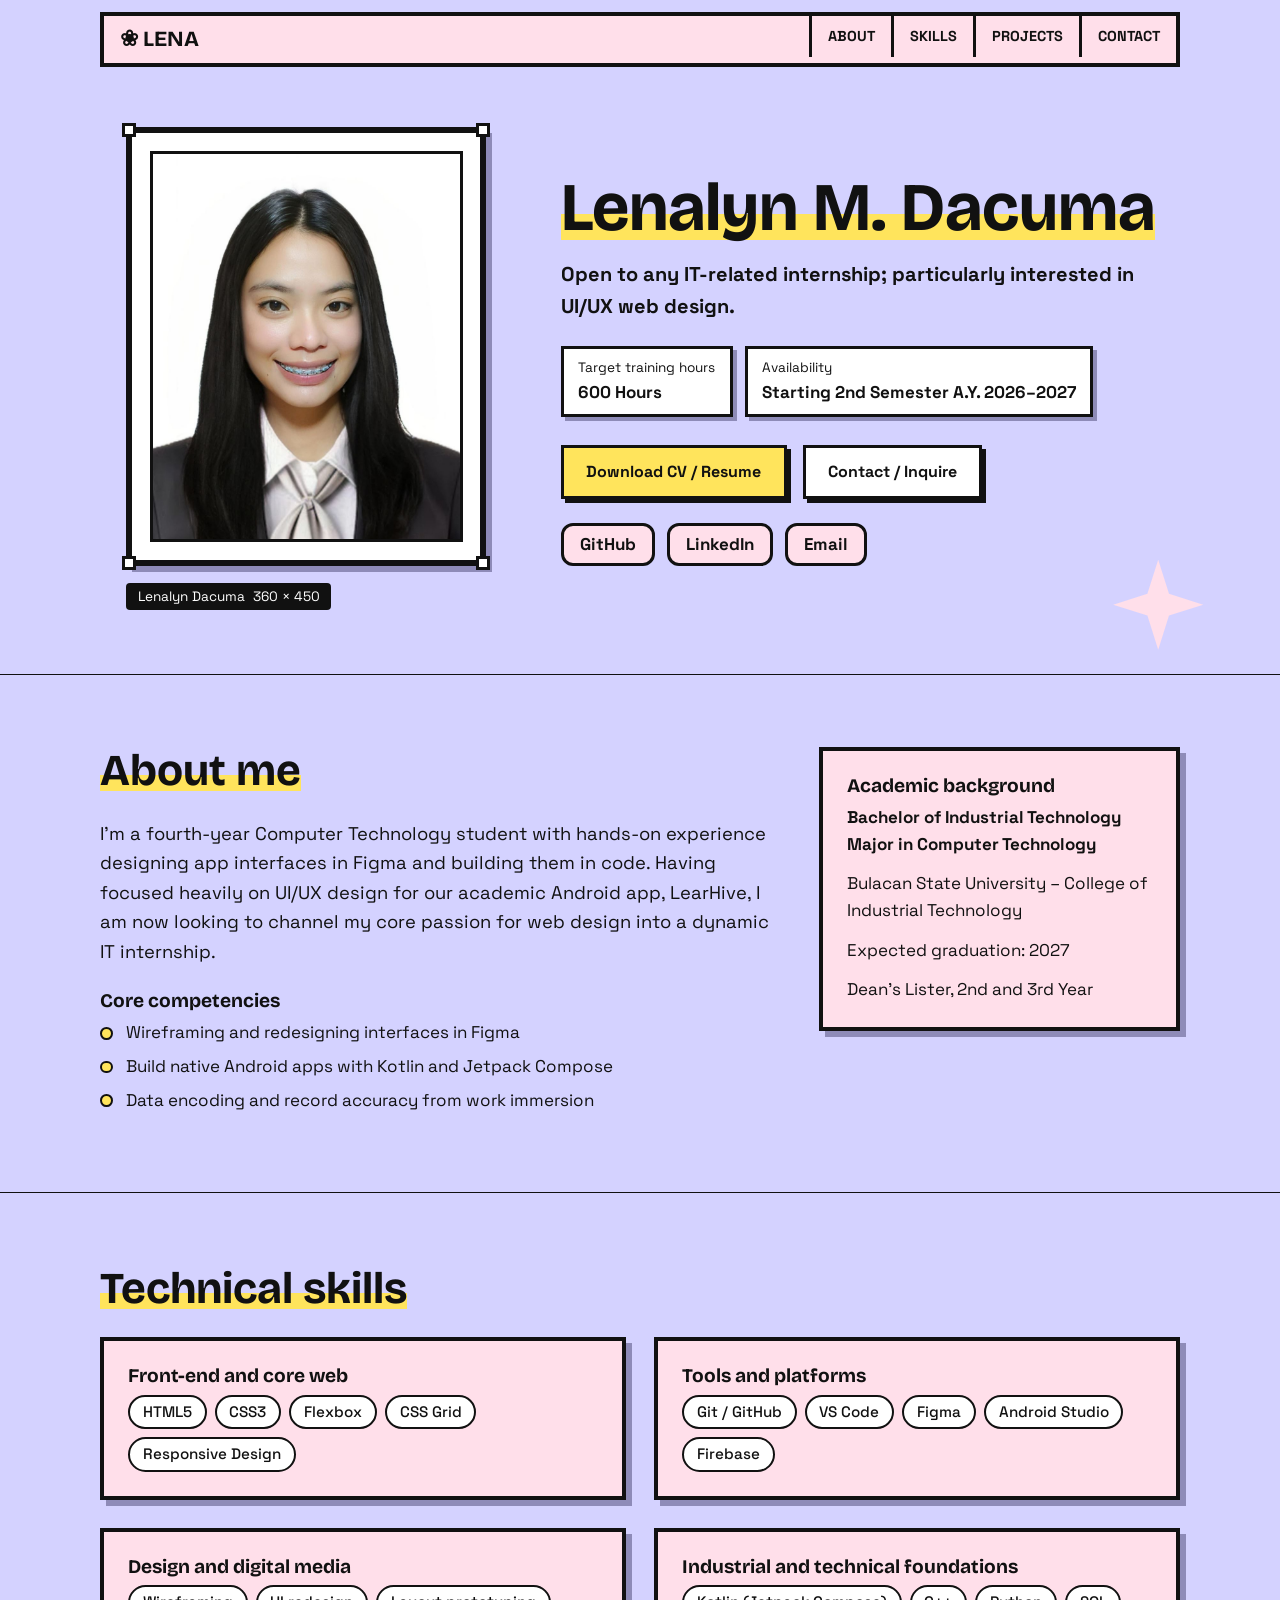
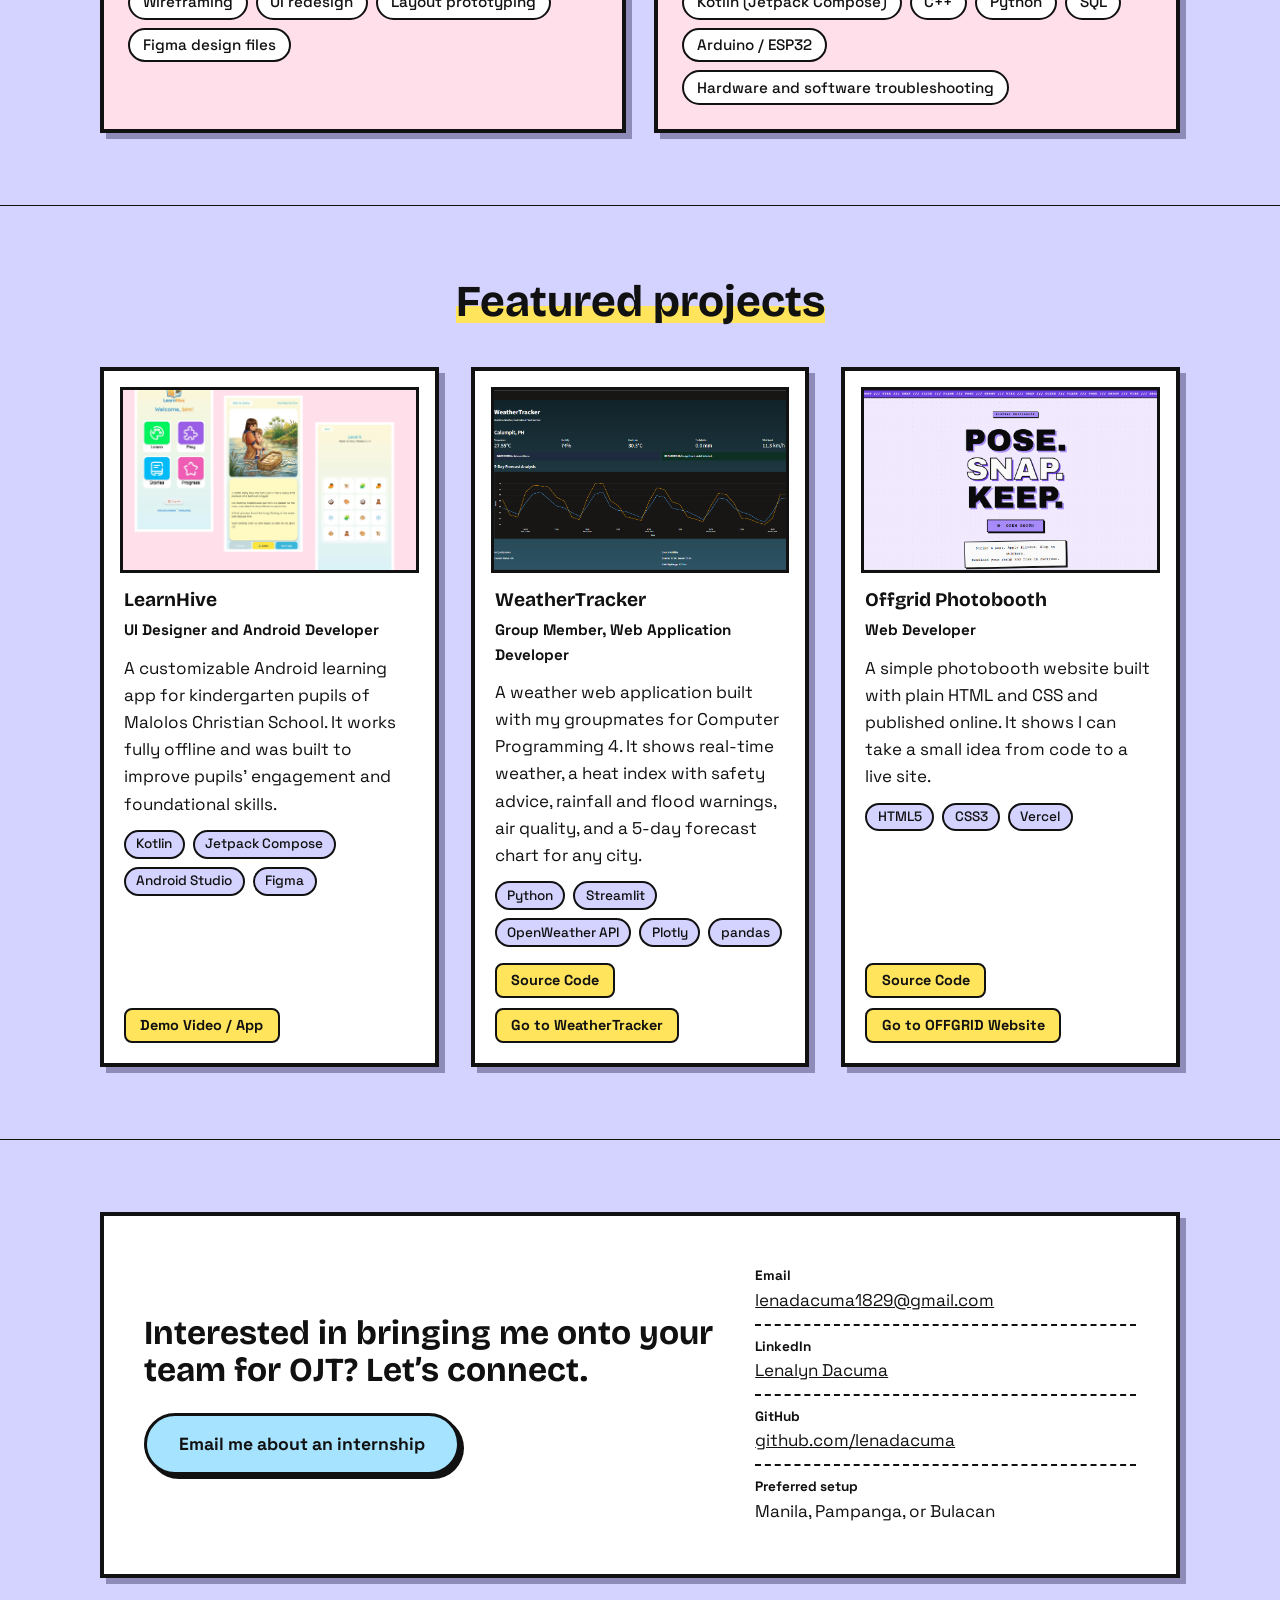
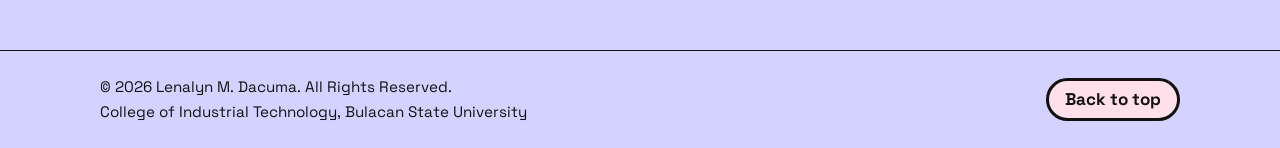
<file: index.html>
<!DOCTYPE html>
<html lang="en">
<head>
  <meta charset="UTF-8">
  <meta name="viewport" content="width=device-width, initial-scale=1">
  <title>Lenalyn M. Dacuma | Portfolio</title>
  <meta name="description" content="Portfolio of Lenalyn M. Dacuma, BIT Computer Technology student at Bulacan State University, open to UI/UX and IT internships.">
  <link rel="icon" href="data:,">
  <link rel="preconnect" href="https://fonts.googleapis.com">
  <link rel="preconnect" href="https://fonts.gstatic.com" crossorigin>
  <link href="https://fonts.googleapis.com/css2?family=Bricolage+Grotesque:wght@600;700&family=Space+Grotesk:wght@400;500;700&display=swap" rel="stylesheet">
  <link rel="stylesheet" href="assets/css/style.css">
</head>
<body id="top">
  <a class="skip-link" href="#about">Skip to content</a>

  <header class="site-header">
    <div class="container header-inner">
      <a class="brand" href="#top">❀ LENA</a>
      <nav aria-label="Main navigation">
        <ul class="nav-list">
          <li><a href="#about">About</a></li>
          <li><a href="#skills">Skills</a></li>
          <li><a href="#projects">Projects</a></li>
          <li><a href="#contact">Contact</a></li>
        </ul>
      </nav>
    </div>
  </header>

  <main>
    <!-- A. HERO -->
    <section class="hero">
      <div class="container hero-grid">
        <div class="hero-text">
          <h1>Lenalyn M. Dacuma</h1>
          <p class="role">Open to any IT-related internship; particularly interested in UI/UX web design.</p>

          <dl class="metrics">
            <div>
              <dt>Target training hours</dt>
              <dd>600 Hours</dd>
            </div>
            <div>
              <dt>Availability</dt>
              <dd>Starting 2nd Semester A.Y. 2026–2027</dd>
            </div>
          </dl>

          <div class="cta-row">
            <!-- EDIT: put your CV PDF at assets/Lenalyn_Dacuma_CV.pdf -->
            <a class="btn btn-primary" href="assets/Lenalyn_Dacuma_CV.pdf" download>Download CV / Resume</a>
            <a class="btn btn-ghost" href="#contact">Contact / Inquire</a>
          </div>

          <ul class="channels">
            <li><a href="https://github.com/lenadacuma" target="_blank" rel="noopener">GitHub</a></li>
            <li><a href="https://www.linkedin.com/in/lenalyn-dacuma-a6450b441/" target="_blank" rel="noopener">LinkedIn</a></li>
            <li><a href="mailto:lenadacuma1829@gmail.com">Email</a></li>
          </ul>
        </div>

        <figure class="frame-wrap">
          <div class="frame">
            <!-- EDIT: put your photo at assets/img/profile.jpg (portrait, smart-casual or corporate attire) -->
            <img src="assets/img/profile.jpg" alt="Portrait of Lenalyn M. Dacuma" width="360" height="450">
            <i class="h tl"></i><i class="h tr"></i><i class="h bl"></i><i class="h br"></i>
          </div>
          <figcaption>Lenalyn Dacuma &nbsp;360 × 450</figcaption>
        </figure>
      </div>
    </section>

    <!-- B. ABOUT -->
    <section id="about" class="section">
      <div class="container about-grid">
        <div>
          <h2>About me</h2>
          <p class="lead">I’m a fourth-year Computer Technology student with hands-on experience designing app interfaces in Figma and building them in code. Having focused heavily on UI/UX design for our academic Android app, LearHive, I am now looking to channel my core passion for web design into a dynamic IT internship.</p>
          <h3>Core competencies</h3>
          <ul class="checklist">
            <li>Wireframing and redesigning interfaces in Figma</li>
            <li>Build native Android apps with Kotlin and Jetpack Compose</li>
            <li>Data encoding and record accuracy from work immersion</li>
          </ul>
        </div>

        <aside class="panel" aria-label="Academic background">
          <h3>Academic background</h3>
          <p class="panel-title">Bachelor of Industrial Technology<br>Major in Computer Technology</p>
          <p>Bulacan State University – College of Industrial Technology</p>
          <p>Expected graduation: 2027</p>
          <p>Dean’s Lister, 2nd and 3rd Year</p>
        </aside>
      </div>
    </section>

    <!-- C. SKILLS -->
    <section id="skills" class="section section-alt">
      <div class="container">
        <h2>Technical skills</h2>
        <div class="skills-grid">
          <div class="skill-group">
            <h3>Front-end and core web</h3>
            <ul class="tags">
              <li>HTML5</li><li>CSS3</li><li>Flexbox</li><li>CSS Grid</li><li>Responsive Design</li>
            </ul>
          </div>
          <div class="skill-group">
            <h3>Tools and platforms</h3>
            <ul class="tags">
              <li>Git / GitHub</li><li>VS Code</li><li>Figma</li><li>Android Studio</li><li>Firebase</li>
            </ul>
          </div>
          <div class="skill-group">
            <h3>Design and digital media</h3>
            <ul class="tags">
              <li>Wireframing</li><li>UI redesign</li><li>Layout prototyping</li><li>Figma design files</li>
            </ul>
          </div>
          <div class="skill-group">
            <h3>Industrial and technical foundations</h3>
            <ul class="tags">
              <li>Kotlin (Jetpack Compose)</li><li>C++</li><li>Python</li><li>SQL</li><li>Arduino / ESP32</li><li>Hardware and software troubleshooting</li>
            </ul>
          </div>
        </div>
      </div>
    </section>

    <!-- D. PROJECTS -->
    <section id="projects" class="section">
      <div class="container">
        <h2>Featured projects</h2>
        <div class="projects-grid">

          <article class="project">
            <!-- EDIT: screenshot at assets/img/projects/project1.jpg -->
            <img src="assets/img/projects/project1.png" alt="Screenshot of the LearnHive Android app" width="640" height="400" loading="lazy">
            <div class="project-body">
              <h3>LearnHive</h3>
              <p class="project-role">UI Designer and Android Developer</p> <!-- EDIT: your exact role -->
              <p>A customizable Android learning app for kindergarten pupils of Malolos Christian School. It works fully offline and was built to improve pupils’ engagement and foundational skills.</p>
              <ul class="tags tags-small">
                <li>Kotlin</li><li>Jetpack Compose</li><li>Android Studio</li><li>Figma</li>
              </ul>
              <div class="project-links">
                <!-- EDIT: replace both # links with your real GitHub repo and Figma/demo links -->
                <a href="https://drive.google.com/drive/folders/19wHzmo2LV6h9oRf9MYph3tMaqoU5iXZu?usp=drive_link" target="_blank" rel="noopener">Demo Video / App</a>
              </div>
            </div>
          </article>

          <article class="project">
            <!-- EDIT: put your weather app screenshot at assets/img/projects/project2.png -->
            <img src="assets/img/projects/project2.png" alt="Screenshot of the WeatherTracker web application" width="640" height="400" loading="lazy">
            <div class="project-body">
              <h3>WeatherTracker</h3>
              <p class="project-role">Group Member, Web Application Developer</p> <!-- EDIT: your exact role -->
              <p>A weather web application built with my groupmates for Computer Programming 4. It shows real-time weather, a heat index with safety advice, rainfall and flood warnings, air quality, and a 5-day forecast chart for any city.</p>
              <ul class="tags tags-small">
                <li>Python</li><li>Streamlit</li><li>OpenWeather API</li><li>Plotly</li><li>pandas</li>
              </ul>
              <div class="project-links">
                <a href="https://github.com/anderei1213/bsu-weather-tracker-app" target="_blank" rel="noopener">Source Code</a>
                <a href="https://bsu-weather-tracker-app.streamlit.app/" target="_blank" rel="noopener">Go to WeatherTracker</a>
              </div>
            </div>
          </article>

          <article class="project">
            <!-- EDIT: screenshot at assets/img/projects/project3.jpg -->
            <img src="assets/img/projects/project3.png" alt="Screenshot of the Offgrid photobooth website" width="640" height="400" loading="lazy">
            <div class="project-body">
              <h3>Offgrid Photobooth</h3>
              <p class="project-role">Web Developer</p> <!-- EDIT -->
              <p>A simple photobooth website built with plain HTML and CSS and published online. It shows I can take a small idea from code to a live site.</p>
              <ul class="tags tags-small">
                <li>HTML5</li><li>CSS3</li><li>Vercel</li>
              </ul>
              <div class="project-links">
                <!-- EDIT: add the Offgrid repo link -->
                <a href="https://github.com/lenadacuma/offgrid" target="_blank" rel="noopener">Source Code</a>
                <a href="https://offgrid-b.vercel.app" target="_blank" rel="noopener">Go to OFFGRID Website</a>
              </div>
            </div>
          </article>

        </div>
      </div>
    </section>

    <!-- E. CONTACT -->
    <section id="contact" class="contact">
      <div class="container contact-grid">
        <div>
          <h2>Interested in bringing me onto your team for OJT? Let’s connect.</h2>
          <a class="btn btn-accent" href="mailto:lenadacuma1829@gmail.com?subject=OJT%20Inquiry%20for%20Lenalyn%20Dacuma">Email me about an internship</a>
        </div>
        <ul class="contact-list">
          <li><span>Email</span><a href="mailto:lenadacuma1829@gmail.com">lenadacuma1829@gmail.com</a></li>
          <li><span>LinkedIn</span><a href="https://www.linkedin.com/in/lenalyn-dacuma-a6450b441/" target="_blank" rel="noopener">Lenalyn Dacuma</a></li>
          <li><span>GitHub</span><a href="https://github.com/lenadacuma" target="_blank" rel="noopener">github.com/lenadacuma</a></li>
          <li><span>Preferred setup</span>Manila, Pampanga, or Bulacan</li>
        </ul>
      </div>
    </section>
  </main>

  <!-- F. FOOTER -->
  <footer class="site-footer">
    <div class="container footer-inner">
      <div>
        <p>© 2026 Lenalyn M. Dacuma. All Rights Reserved.</p>
        <p>College of Industrial Technology, Bulacan State University</p>
      </div>
      <a href="#top">Back to top</a>
    </div>
  </footer>
</body>
</html>
</file>
<file: assets/css/style.css>
/* ==========================================================
   Lenalyn M. Dacuma | OJT Portfolio
   Look: lavender page, pink panels, thick black outlines,
   hard offset shadows, yellow highlighter on headings.
   ========================================================== */

:root {
  --lavender: #d4d2ff;
  --pink: #ffdfea;
  --yellow: #ffe45c;
  --sky: #a5e3ff;
  --white: #ffffff;
  --ink: #111111;
  --shadow: #8e8bb8;
  --border: 3px solid var(--ink);
  --offset: 6px 6px 0 var(--shadow);
}

*,
*::before,
*::after {
  box-sizing: border-box;
}

html {
  scroll-behavior: smooth;
  scroll-padding-top: 90px;
}

body {
  margin: 0;
  font-family: "Space Grotesk", system-ui, -apple-system, "Segoe UI", sans-serif;
  font-size: 1.0625rem;
  line-height: 1.6;
  color: var(--ink);
  background: var(--lavender);
  overflow-x: hidden;
}

img {
  max-width: 100%;
  height: auto;
}

h1,
h2,
h3 {
  margin: 0;
  font-family: "Bricolage Grotesque", "Space Grotesk", system-ui, sans-serif;
  line-height: 1.1;
}

p {
  margin: 0 0 0.75rem;
}

a {
  color: inherit;
}

ul {
  margin: 0;
  padding: 0;
  list-style: none;
}

.container {
  width: min(1080px, 100% - 2.5rem);
  margin-inline: auto;
}

:focus-visible {
  outline: 3px solid var(--ink);
  outline-offset: 3px;
}

.skip-link {
  position: absolute;
  left: 1rem;
  top: -4rem;
  padding: 0.5rem 1rem;
  background: var(--yellow);
  border: var(--border);
  z-index: 100;
}

.skip-link:focus {
  top: 1rem;
}

/* ---------- Headings with yellow highlighter ---------- */
h1,
h2 {
  display: inline-block;
  background: linear-gradient(transparent 58%, var(--yellow) 58%, var(--yellow) 92%, transparent 92%);
}

h2 {
  font-size: clamp(1.9rem, 4.5vw, 2.75rem);
  margin-bottom: 1.5rem;
}

h3 {
  font-size: 1.2rem;
  margin-bottom: 0.5rem;
}

/* ---------- Header ---------- */
.site-header {
  position: sticky;
  top: 0;
  z-index: 50;
  padding: 0.75rem 0;
  background: var(--lavender);
}

.header-inner {
  display: flex;
  align-items: stretch;
  justify-content: space-between;
  flex-wrap: wrap;
  background: var(--pink);
  border: 4px solid var(--ink);
}

.brand {
  padding: 0.4rem 1rem;
  font-family: "Bricolage Grotesque", sans-serif;
  font-weight: 700;
  font-size: 1.35rem;
  text-decoration: none;
}

.nav-list {
  display: flex;
  flex-wrap: wrap;
}

.nav-list a {
  display: block;
  padding: 0.55rem 1rem;
  border-left: var(--border);
  font-weight: 700;
  text-decoration: none;
  text-transform: uppercase;
  font-size: 0.9rem;
  transition: background 0.15s;
}

.nav-list a:hover {
  background: var(--yellow);
}

.nav-list a:active {
  background: var(--sky);
}

/* ---------- Buttons ---------- */
.btn {
  display: inline-block;
  padding: 0.7rem 1.4rem;
  font-family: inherit;
  font-size: 1rem;
  font-weight: 700;
  text-decoration: none;
  color: var(--ink);
  border: var(--border);
  box-shadow: 4px 4px 0 var(--ink);
  transition: transform 0.12s, box-shadow 0.12s, background 0.12s;
}

.btn:hover {
  transform: translate(-2px, -2px);
  box-shadow: 6px 6px 0 var(--ink);
}

.btn:active {
  transform: translate(3px, 3px);
  box-shadow: 0 0 0 var(--ink);
}

.btn-primary {
  background: var(--yellow);
}

.btn-ghost {
  background: var(--white);
}

.btn-accent {
  background: var(--sky);
  border-radius: 999px;
  padding: 0.85rem 2rem;
  font-size: 1.1rem;
}

/* ---------- Hero ---------- */
.hero {
  position: relative;
  padding: 3rem 0 4rem;
  border-bottom: 1px solid var(--ink);
}

.hero::after {
  content: "";
  position: absolute;
  right: 6%;
  bottom: 1.5rem;
  width: 90px;
  height: 90px;
  background: var(--pink);
  clip-path: polygon(50% 0, 62% 38%, 100% 50%, 62% 62%, 50% 100%, 38% 62%, 0 50%, 38% 38%);
  pointer-events: none;
}

.hero-grid {
  display: grid;
  grid-template-columns: 0.8fr 1.2fr;
  gap: 3rem;
  align-items: center;
}

.hero-text {
  order: 2;
}

.frame-wrap {
  order: 1;
  margin: 0;
  justify-self: center;
  width: min(100%, 360px);
}

h1 {
  font-size: clamp(2.5rem, 7vw, 4.25rem);
  margin-bottom: 0.75rem;
}

.role {
  font-size: 1.25rem;
  font-weight: 700;
  margin-bottom: 1.5rem;
}

.metrics {
  display: flex;
  flex-wrap: wrap;
  gap: 0.75rem;
  margin: 0 0 1.75rem;
}

.metrics div {
  padding: 0.5rem 0.9rem;
  background: var(--white);
  border: var(--border);
  box-shadow: 4px 4px 0 var(--shadow);
}

.metrics dt {
  font-size: 0.85rem;
}

.metrics dd {
  margin: 0;
  font-weight: 700;
}

.cta-row {
  display: flex;
  flex-wrap: wrap;
  gap: 1rem;
  margin-bottom: 1.5rem;
}

.channels {
  display: flex;
  flex-wrap: wrap;
  gap: 0.75rem;
}

.channels a {
  display: inline-block;
  padding: 0.3rem 1rem;
  background: var(--pink);
  border: var(--border);
  border-radius: 12px;
  font-weight: 700;
  text-decoration: none;
  transition: background 0.15s, transform 0.15s;
}

.channels a:hover {
  background: var(--yellow);
  transform: translateY(-2px);
}

/* Photo in a sketchy white frame with design-tool handles */
.frame {
  position: relative;
  padding: 1.1rem;
  background: var(--white);
  border: 6px solid var(--ink);
  box-shadow: var(--offset);
}

.frame img {
  display: block;
  width: 100%;
  aspect-ratio: 4 / 5;
  object-fit: cover;
  background: var(--pink);
  border: var(--border);
}

.h {
  position: absolute;
  width: 14px;
  height: 14px;
  background: var(--white);
  border: 3px solid var(--ink);
}

.tl { top: -10px; left: -10px; }
.tr { top: -10px; right: -10px; }
.bl { bottom: -10px; left: -10px; }
.br { bottom: -10px; right: -10px; }

figcaption {
  display: inline-block;
  margin-top: 1.1rem;
  padding: 0.15rem 0.7rem;
  background: var(--ink);
  color: var(--white);
  font-size: 0.85rem;
  border-radius: 4px;
}

/* ---------- Sections ---------- */
.section {
  padding: 4.5rem 0;
  border-bottom: 1px solid var(--ink);
}

.lead {
  font-size: 1.15rem;
  margin-bottom: 1.5rem;
}

.about-grid {
  display: grid;
  grid-template-columns: 1.3fr 0.7fr;
  gap: 3rem;
  align-items: start;
}

.checklist li {
  position: relative;
  padding-left: 1.6rem;
  margin-bottom: 0.4rem;
}

.checklist li::before {
  content: "";
  position: absolute;
  left: 0;
  top: 0.45em;
  width: 0.8rem;
  height: 0.8rem;
  background: var(--yellow);
  border: 2px solid var(--ink);
  border-radius: 50%;
}

.panel {
  padding: 1.5rem;
  background: var(--pink);
  border: 4px solid var(--ink);
  box-shadow: var(--offset);
}

.panel-title {
  font-weight: 700;
}

.panel p:last-child {
  margin-bottom: 0;
}

/* ---------- Skills ---------- */
.skills-grid {
  display: grid;
  grid-template-columns: repeat(2, 1fr);
  gap: 1.75rem;
}

.skill-group {
  padding: 1.5rem;
  background: var(--pink);
  border: 4px solid var(--ink);
  box-shadow: var(--offset);
}

.tags {
  display: flex;
  flex-wrap: wrap;
  gap: 0.5rem;
}

.tags li {
  padding: 0.2rem 0.8rem;
  background: var(--white);
  border: 2px solid var(--ink);
  border-radius: 999px;
  font-size: 0.95rem;
  font-weight: 500;
}

.tags-small li {
  font-size: 0.85rem;
  padding: 0.1rem 0.65rem;
  background: var(--lavender);
}

/* ---------- Projects ---------- */
#projects {
  position: relative;
}

#projects h2 {
  display: block;
  width: fit-content;
  margin-inline: auto;
  margin-bottom: 2.5rem;
}

.projects-grid {
  display: grid;
  grid-template-columns: repeat(auto-fit, minmax(290px, 1fr));
  gap: 2rem;
}

.project {
  display: flex;
  flex-direction: column;
  background: var(--white);
  border: 4px solid var(--ink);
  box-shadow: var(--offset);
  transition: transform 0.15s, box-shadow 0.15s;
}

.project:hover {
  transform: translate(-3px, -3px);
  box-shadow: 9px 9px 0 var(--shadow);
}

.project img {
  display: block;
  width: calc(100% - 2rem);
  margin: 1rem 1rem 0;
  aspect-ratio: 16 / 10;
  object-fit: cover;
  background: var(--pink);
  border: var(--border);
}

.project-body {
  display: flex;
  flex-direction: column;
  flex: 1;
  padding: 1rem 1.25rem 1.25rem;
}

.project-role {
  font-weight: 700;
  font-size: 0.95rem;
}

.project-body .tags {
  margin-bottom: 1rem;
}

.project-links {
  display: flex;
  flex-wrap: wrap;
  gap: 0.6rem;
  margin-top: auto;
}

.project-links a {
  padding: 0.25rem 0.9rem;
  background: var(--yellow);
  border: 2px solid var(--ink);
  border-radius: 8px;
  font-size: 0.9rem;
  font-weight: 700;
  text-decoration: none;
  transition: background 0.15s;
}

.project-links a:hover {
  background: var(--sky);
}

/* ---------- Contact ---------- */
.contact {
  padding: 4.5rem 0;
}

.contact-grid {
  display: grid;
  grid-template-columns: 1.2fr 0.8fr;
  gap: 2.5rem;
  align-items: center;
  padding: 2.5rem;
  background: var(--white);
  border: 4px solid var(--ink);
  box-shadow: var(--offset);
}

.contact h2 {
  display: block;
  font-size: clamp(1.5rem, 3.5vw, 2.1rem);
  background: none;
  margin-bottom: 1.5rem;
}

.contact-list li {
  display: flex;
  flex-direction: column;
  padding: 0.6rem 0;
  border-bottom: 2px dashed var(--ink);
  overflow-wrap: anywhere;
}

.contact-list li:last-child {
  border-bottom: 0;
}

.contact-list span {
  font-size: 0.85rem;
  font-weight: 700;
}

.contact-list a:hover {
  background: var(--yellow);
}

/* ---------- Footer ---------- */
.site-footer {
  padding: 1.5rem 0;
  border-top: 1px solid var(--ink);
}

.footer-inner {
  display: flex;
  flex-wrap: wrap;
  align-items: center;
  justify-content: space-between;
  gap: 1rem;
}

.site-footer p {
  margin: 0;
  font-size: 0.95rem;
}

.site-footer a {
  padding: 0.3rem 1rem;
  background: var(--pink);
  border: var(--border);
  border-radius: 999px;
  font-weight: 700;
  text-decoration: none;
  transition: background 0.15s;
}

.site-footer a:hover {
  background: var(--yellow);
}

/* ---------- Tablet ---------- */
@media (max-width: 860px) {
  .hero-grid,
  .about-grid,
  .contact-grid {
    grid-template-columns: 1fr;
  }

  .hero-text,
  .frame-wrap {
    order: 0;
  }

  .hero::after {
    width: 60px;
    height: 60px;
  }
}

/* ---------- Mobile ---------- */
@media (max-width: 560px) {
  body {
    font-size: 1rem;
  }

  .header-inner {
    justify-content: center;
  }

  .nav-list a {
    padding: 0.5rem 0.7rem;
    font-size: 0.8rem;
  }

  .skills-grid {
    grid-template-columns: 1fr;
  }

  .section,
  .contact {
    padding: 3rem 0;
  }

  .contact-grid {
    padding: 1.5rem;
  }

  .btn {
    width: 100%;
    text-align: center;
  }

  .hero::after {
    display: none;
  }
}

@media (prefers-reduced-motion: reduce) {
  html {
    scroll-behavior: auto;
  }

  * {
    transition: none !important;
  }
}
</file>
